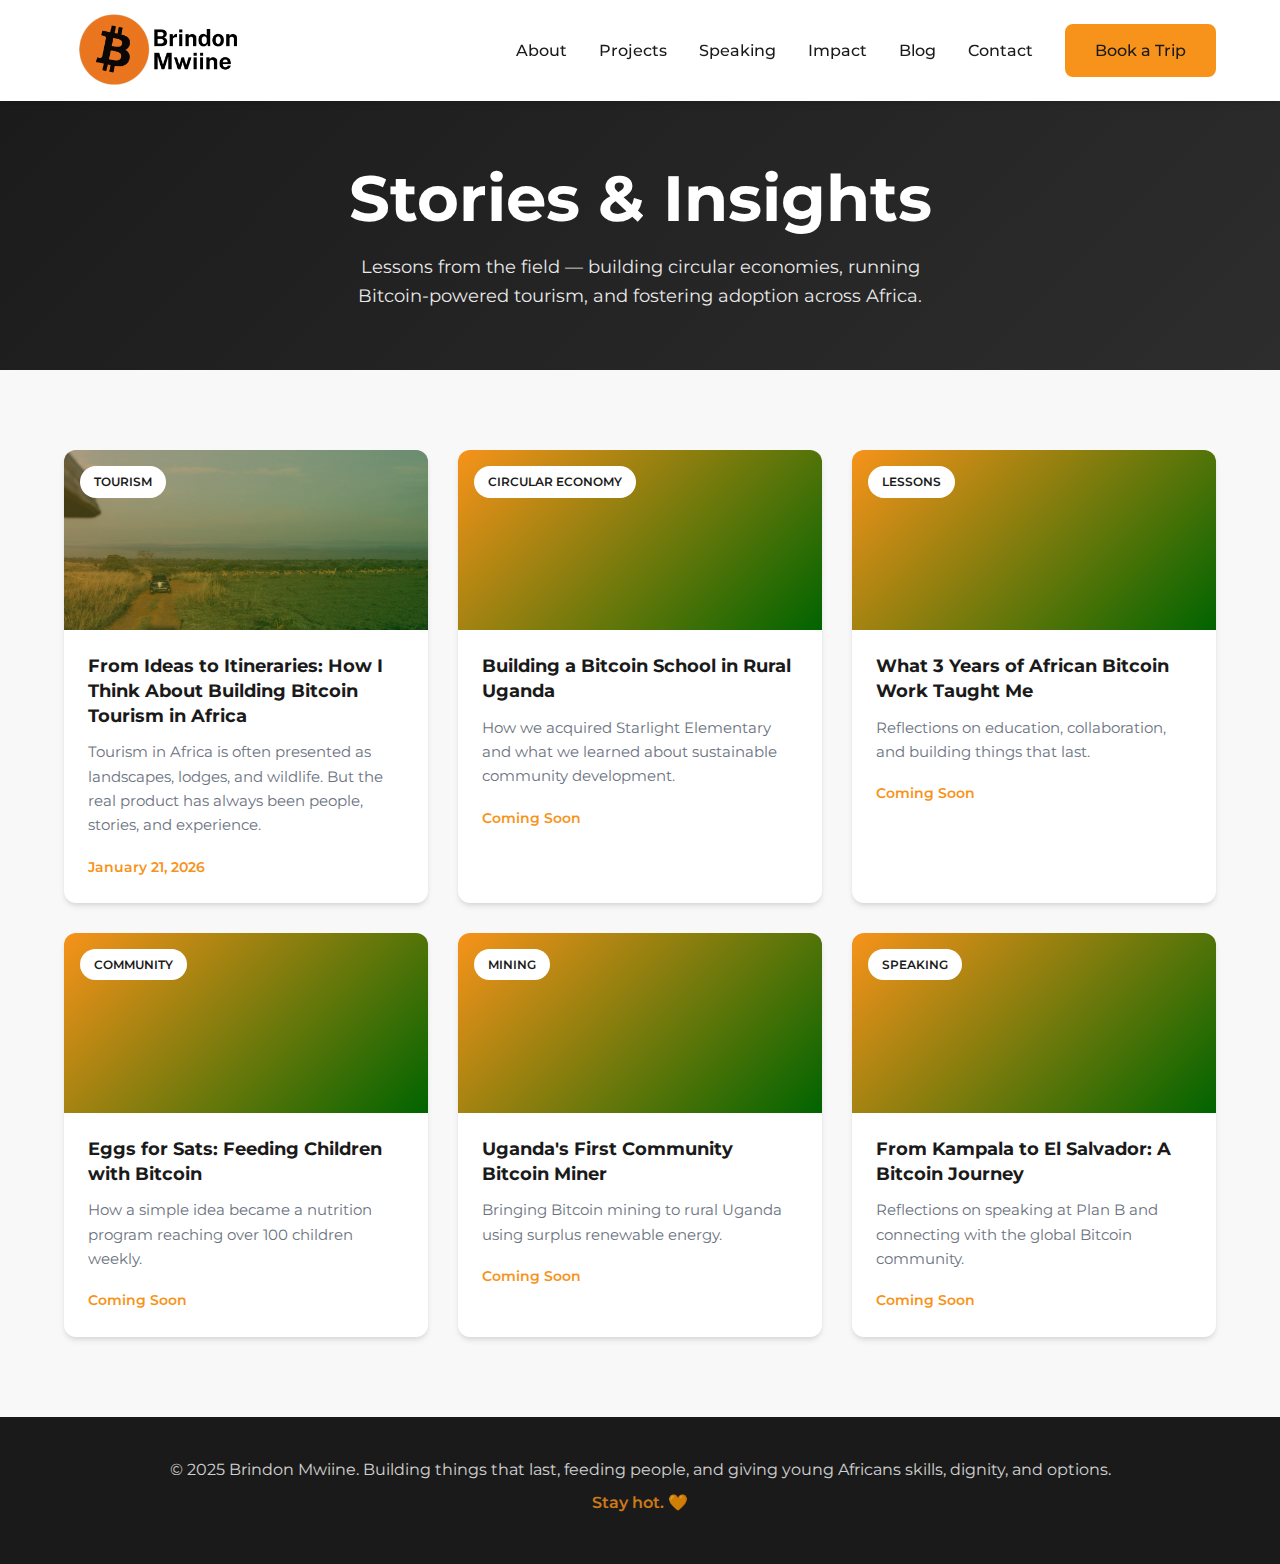
<file: blog.html>
<!DOCTYPE html>
<html lang="en">
<head>
    <meta charset="UTF-8">
    <meta name="viewport" content="width=device-width, initial-scale=1.0">
    <title>Stories & Insights | Brindon Mwiine</title>
    <meta name="description" content="Lessons from the field — building circular economies, running Bitcoin-powered tourism, and fostering adoption across Africa.">
    <link rel="preconnect" href="https://fonts.googleapis.com">
    <link rel="preconnect" href="https://fonts.gstatic.com" crossorigin>
    <link href="https://fonts.googleapis.com/css2?family=Montserrat:wght@400;500;600;700;800&display=swap" rel="stylesheet">
    <link rel="stylesheet" href="styles.css">
    <link rel="icon" type="image/png" href="images/logo-icon.png">
</head>
<body>
    <!-- Navigation -->
    <nav class="navbar">
        <div class="container">
            <a href="index.html" class="logo">
                <img src="images/logo-cropped.png" alt="Brindon Mwiine" class="logo-img">
            </a>
            <button class="nav-toggle" aria-label="Toggle navigation">
                <span></span>
                <span></span>
                <span></span>
            </button>
            <ul class="nav-links">
                <li><a href="index.html#about">About</a></li>
                <li><a href="index.html#projects">Projects</a></li>
                <li><a href="index.html#speaking">Speaking</a></li>
                <li><a href="index.html#impact">Impact</a></li>
                <li><a href="blog.html" class="active">Blog</a></li>
                <li><a href="index.html#contact">Contact</a></li>
                <li><a href="index.html#book" class="btn btn-primary">Book a Trip</a></li>
            </ul>
        </div>
    </nav>

    <!-- Blog Header -->
    <header class="blog-header">
        <div class="container">
            <h1>Stories & Insights</h1>
            <p>Lessons from the field — building circular economies, running Bitcoin-powered tourism, and fostering adoption across Africa.</p>
        </div>
    </header>

    <!-- Blog Posts -->
    <section class="blog-page">
        <div class="container">
            <div class="blog-grid">
                <!-- Blog Post - From Ideas to Itineraries -->
                <a href="posts/from-ideas-to-itineraries.html" class="blog-card blog-card-link">
                    <div class="blog-card-image has-image" style="background-image: url('images/blog-card-tourism.jpg');">
                        <span class="blog-category">Tourism</span>
                    </div>
                    <div class="blog-card-content">
                        <h3>From Ideas to Itineraries: How I Think About Building Bitcoin Tourism in Africa</h3>
                        <p>Tourism in Africa is often presented as landscapes, lodges, and wildlife. But the real product has always been people, stories, and experience.</p>
                        <span class="blog-date">January 21, 2026</span>
                    </div>
                </a>

                <!-- Blog Post 1 -->
                <article class="blog-card">
                    <div class="blog-card-image">
                        <span class="blog-category">Circular Economy</span>
                    </div>
                    <div class="blog-card-content">
                        <h3>Building a Bitcoin School in Rural Uganda</h3>
                        <p>How we acquired Starlight Elementary and what we learned about sustainable community development.</p>
                        <span class="blog-date">Coming Soon</span>
                    </div>
                </article>

                <!-- Blog Post 3 -->
                <article class="blog-card">
                    <div class="blog-card-image">
                        <span class="blog-category">Lessons</span>
                    </div>
                    <div class="blog-card-content">
                        <h3>What 3 Years of African Bitcoin Work Taught Me</h3>
                        <p>Reflections on education, collaboration, and building things that last.</p>
                        <span class="blog-date">Coming Soon</span>
                    </div>
                </article>

                <!-- Blog Post 4 - Template for future -->
                <article class="blog-card">
                    <div class="blog-card-image">
                        <span class="blog-category">Community</span>
                    </div>
                    <div class="blog-card-content">
                        <h3>Eggs for Sats: Feeding Children with Bitcoin</h3>
                        <p>How a simple idea became a nutrition program reaching over 100 children weekly.</p>
                        <span class="blog-date">Coming Soon</span>
                    </div>
                </article>

                <!-- Blog Post 5 - Template for future -->
                <article class="blog-card">
                    <div class="blog-card-image">
                        <span class="blog-category">Mining</span>
                    </div>
                    <div class="blog-card-content">
                        <h3>Uganda's First Community Bitcoin Miner</h3>
                        <p>Bringing Bitcoin mining to rural Uganda using surplus renewable energy.</p>
                        <span class="blog-date">Coming Soon</span>
                    </div>
                </article>

                <!-- Blog Post 6 - Template for future -->
                <article class="blog-card">
                    <div class="blog-card-image">
                        <span class="blog-category">Speaking</span>
                    </div>
                    <div class="blog-card-content">
                        <h3>From Kampala to El Salvador: A Bitcoin Journey</h3>
                        <p>Reflections on speaking at Plan B and connecting with the global Bitcoin community.</p>
                        <span class="blog-date">Coming Soon</span>
                    </div>
                </article>
            </div>
        </div>
    </section>

    <!-- Footer -->
    <footer class="footer">
        <div class="container">
            <div class="footer-content">
                <p>&copy; 2025 Brindon Mwiine. Building things that last, feeding people, and giving young Africans skills, dignity, and options.</p>
                <p class="footer-tagline">Stay hot. 🧡</p>
            </div>
        </div>
    </footer>

    <script src="script.js"></script>
</body>
</html>
</file>
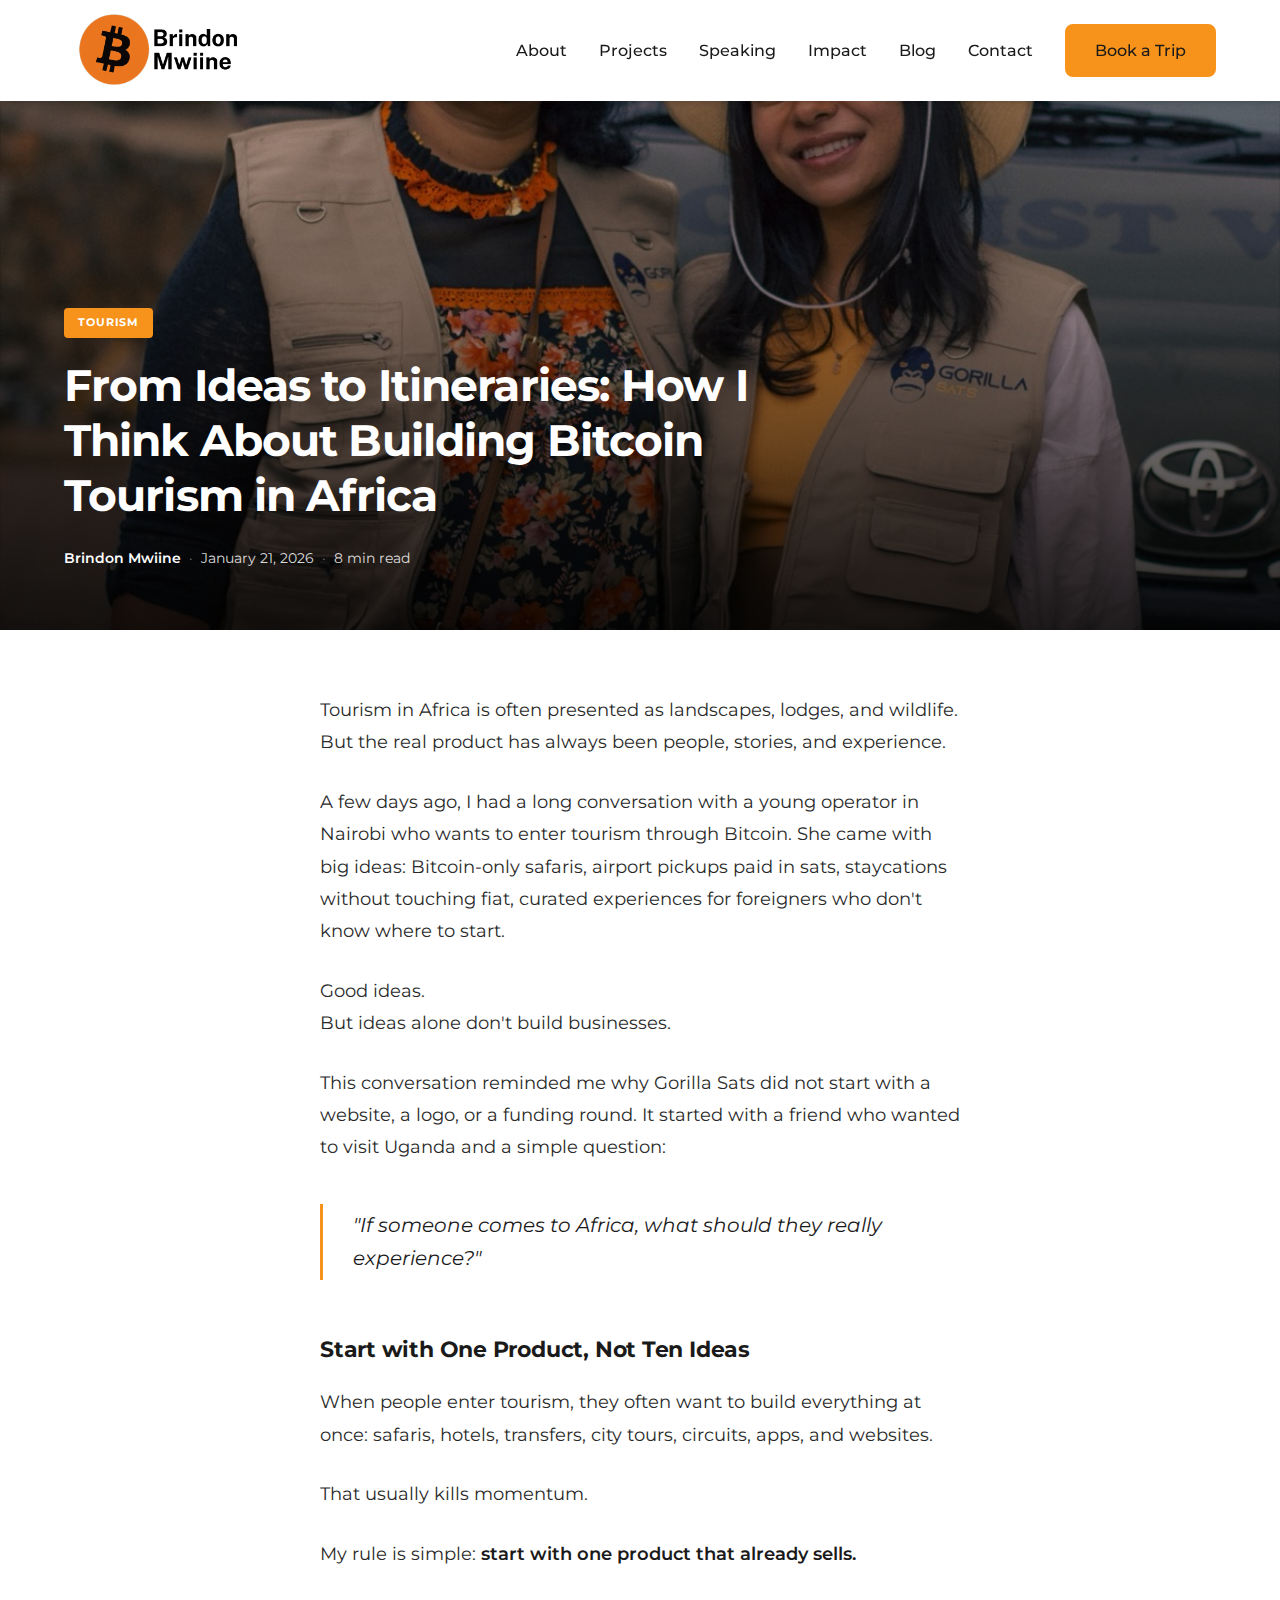
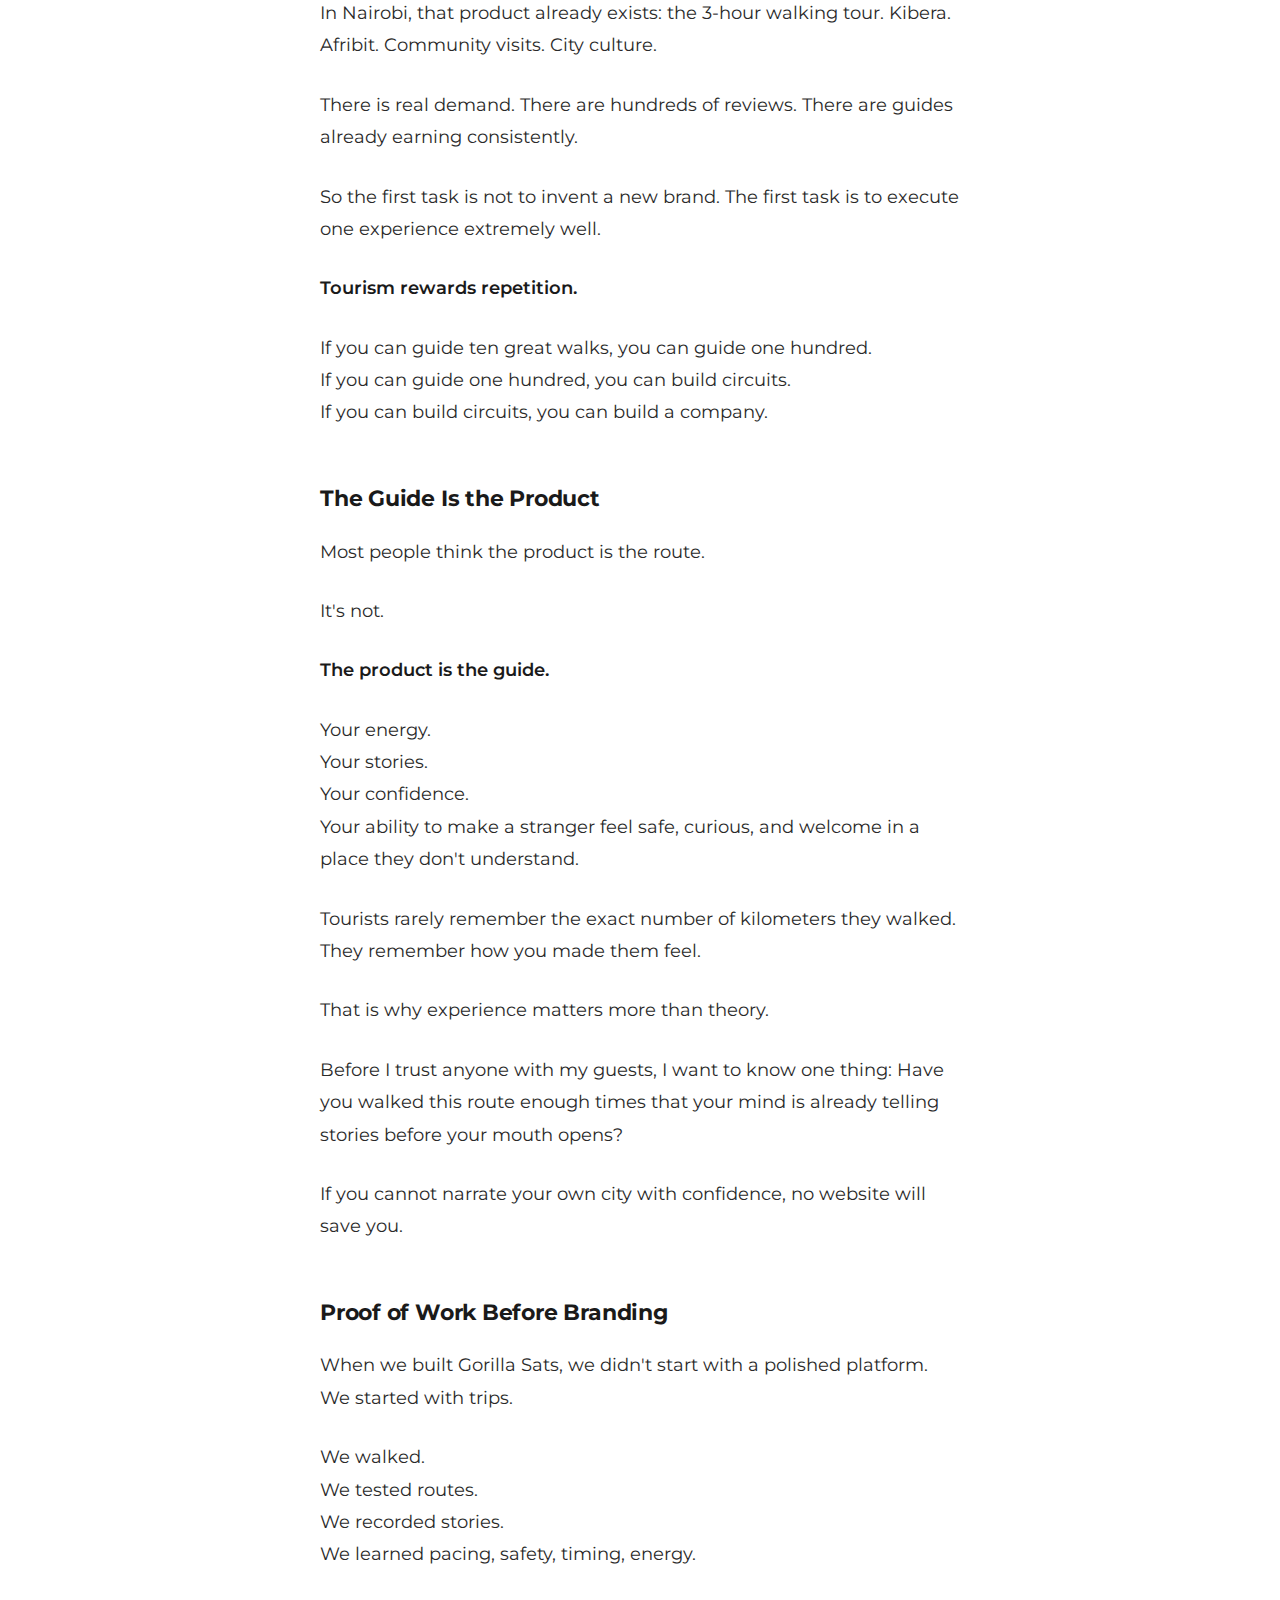
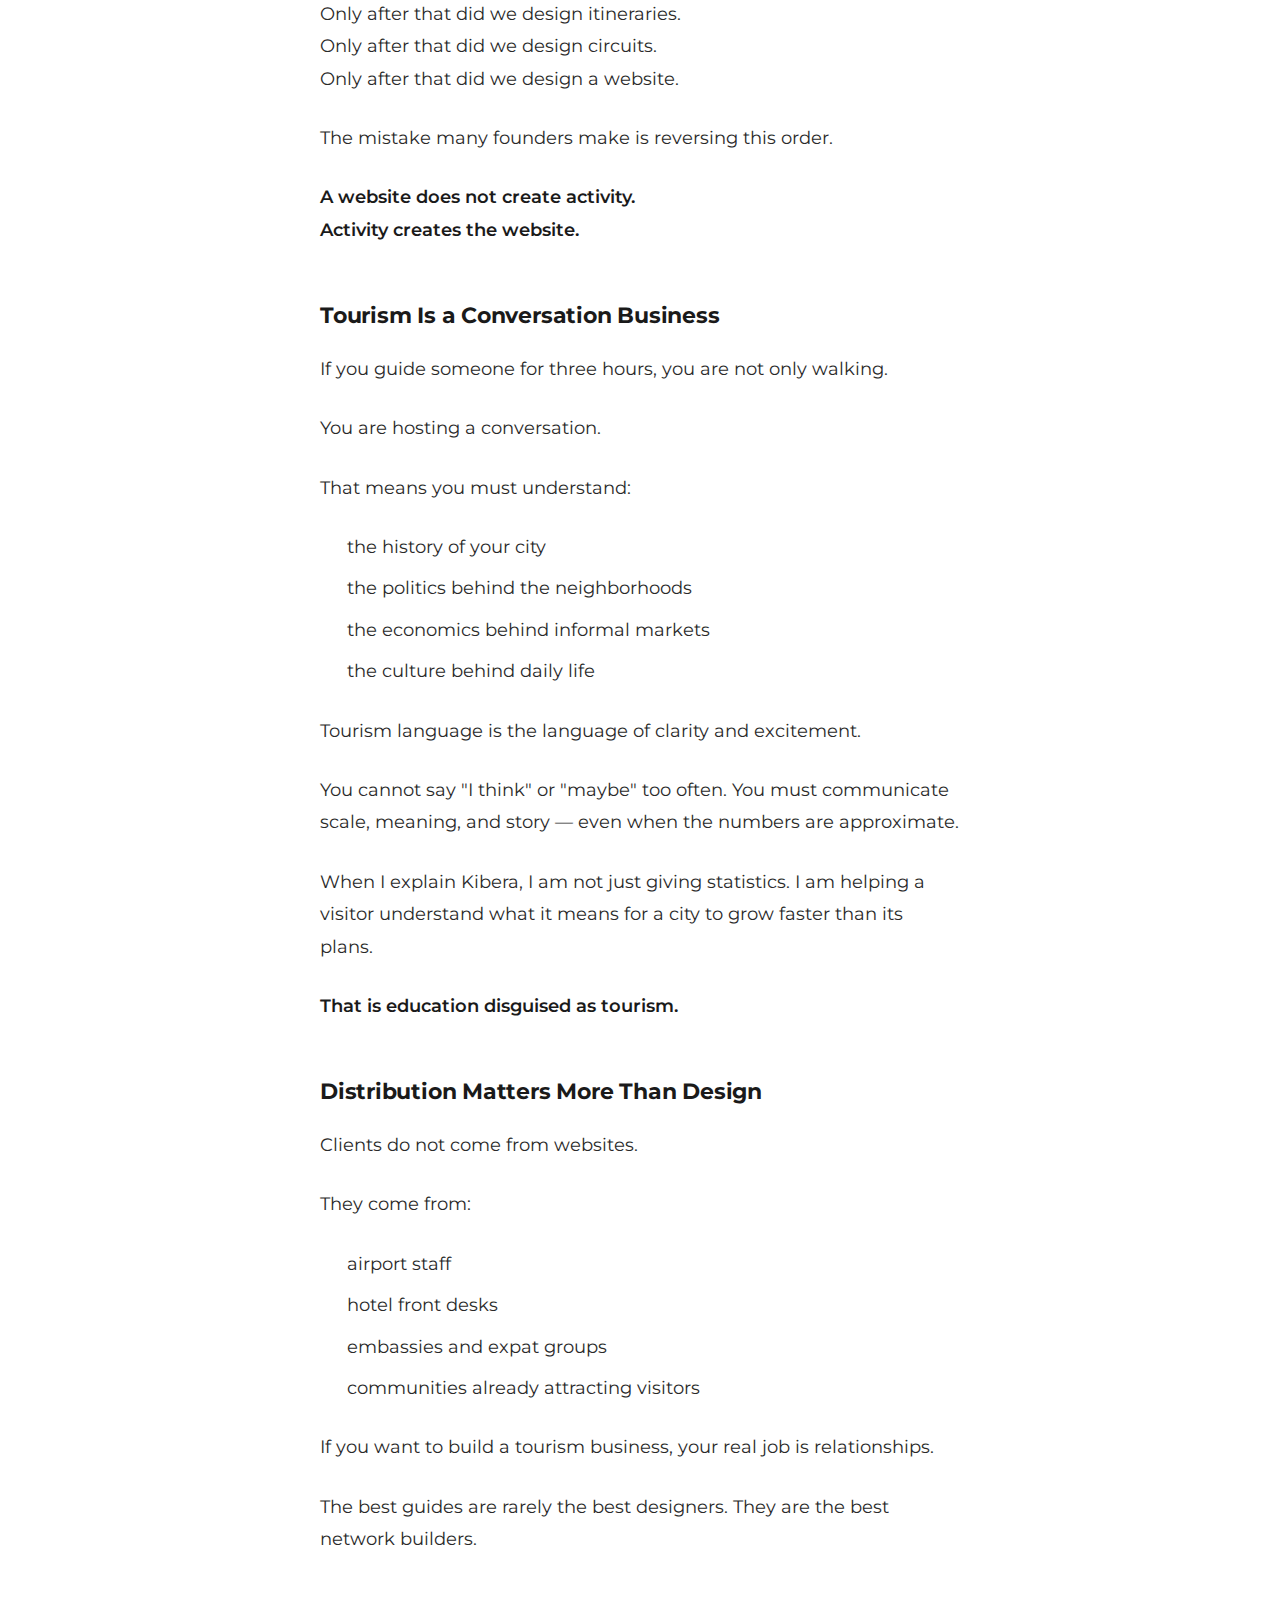
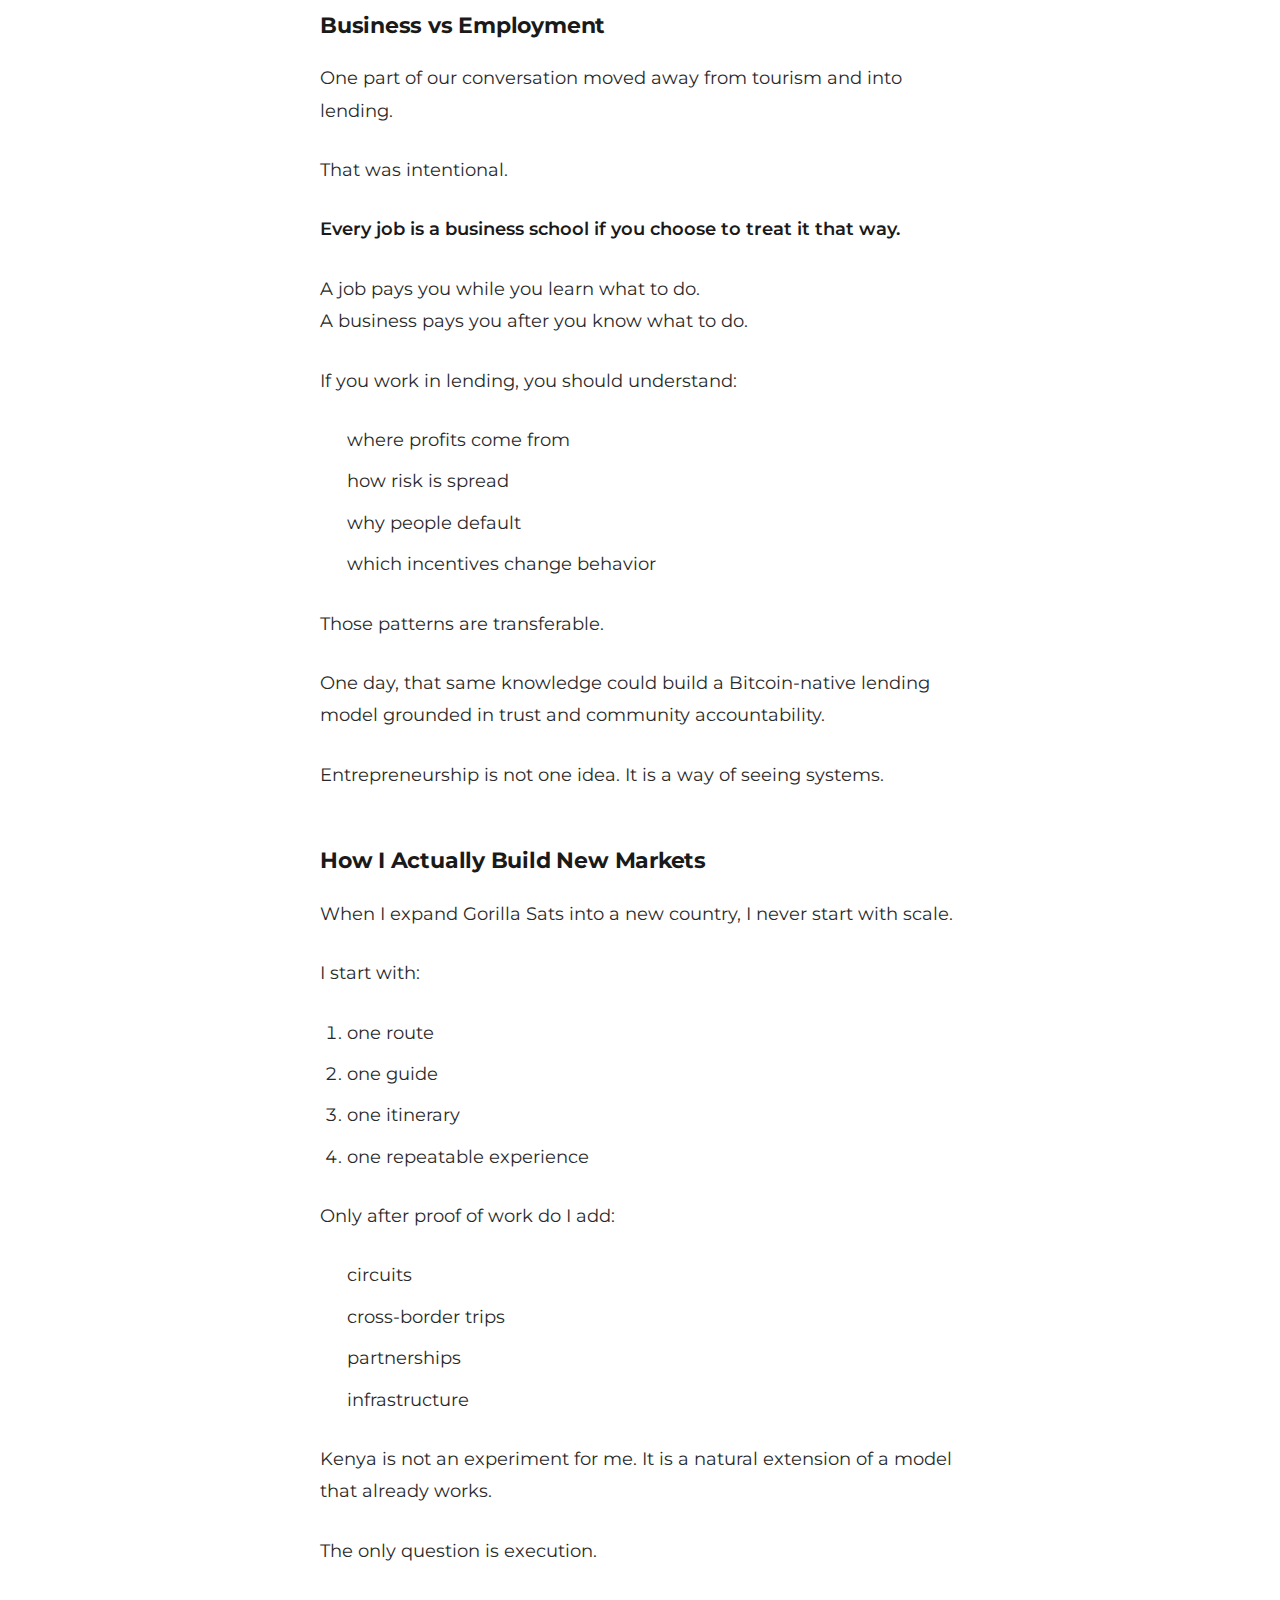
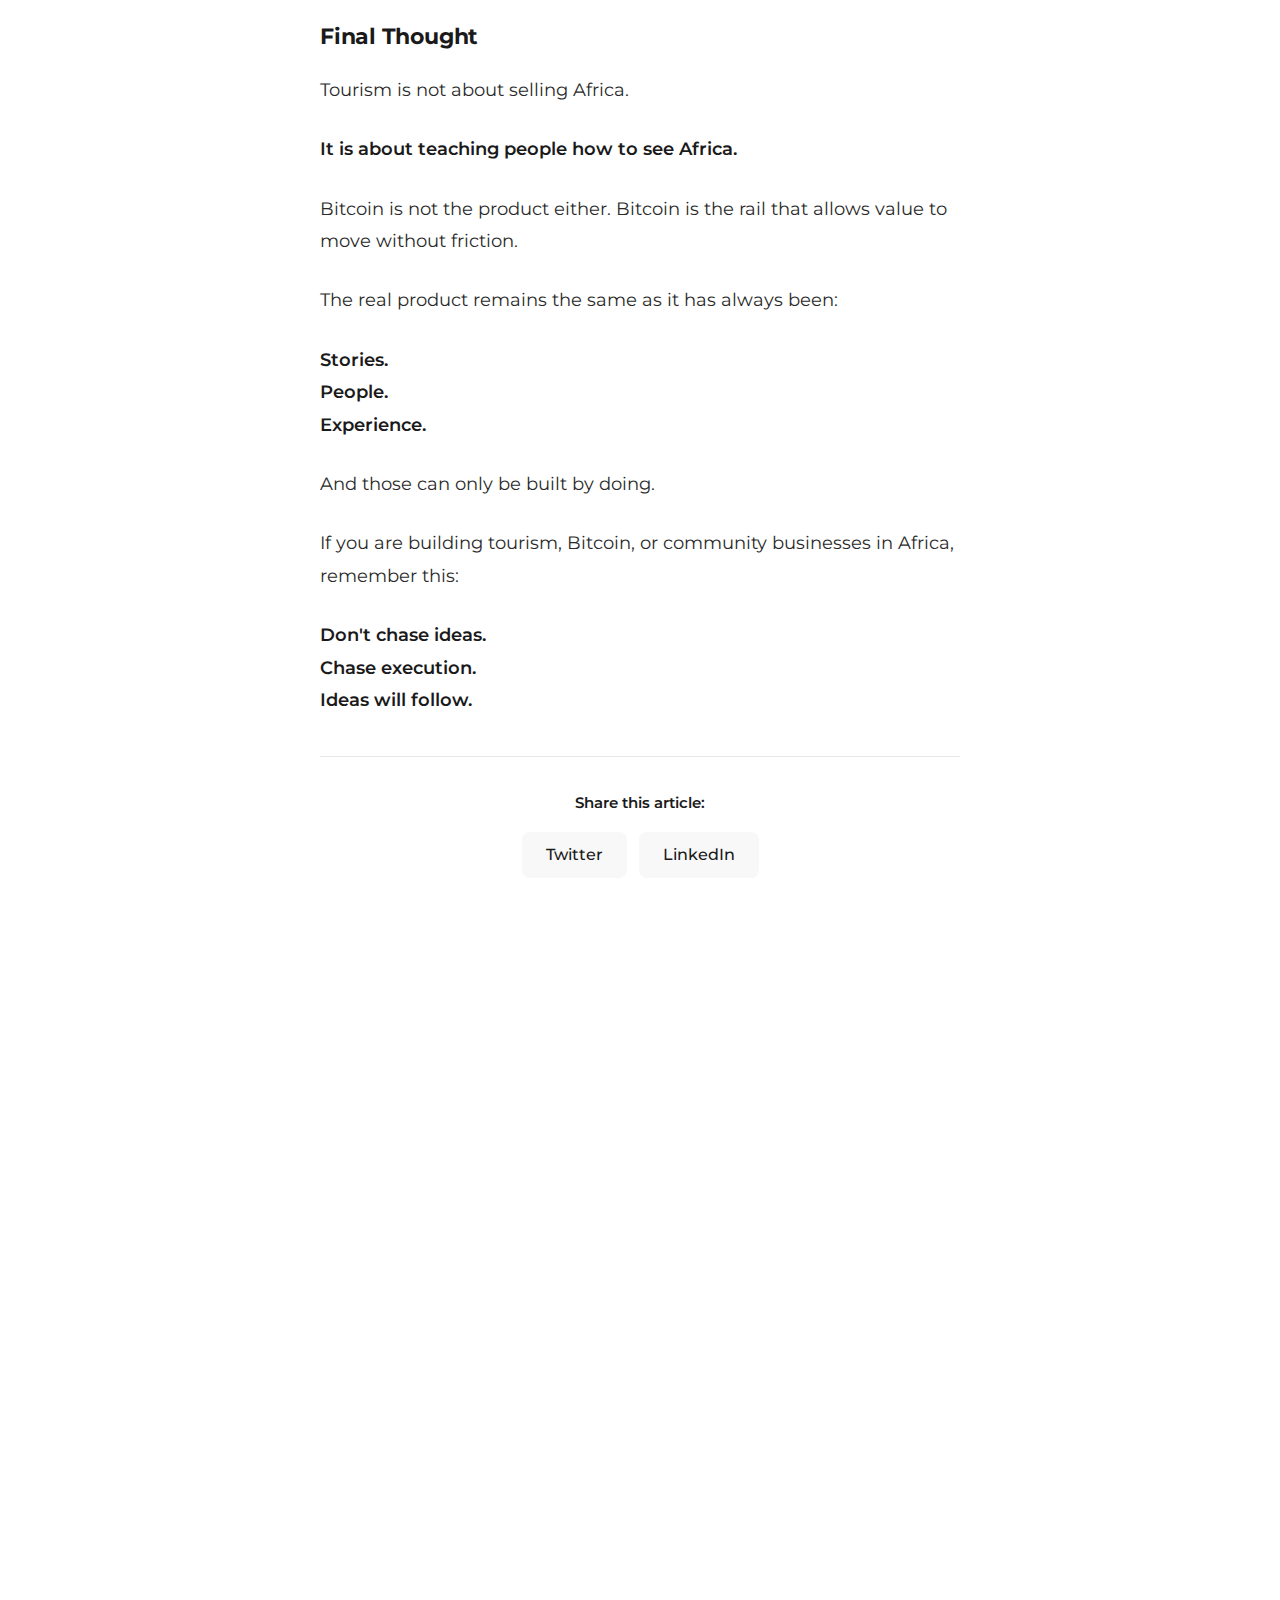
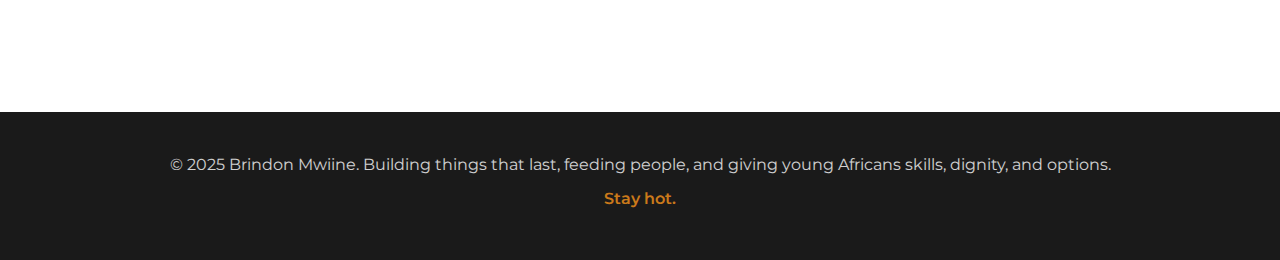
<file: posts/from-ideas-to-itineraries.html>
<!DOCTYPE html>
<html lang="en">
<head>
    <meta charset="UTF-8">
    <meta name="viewport" content="width=device-width, initial-scale=1.0">
    <title>From Ideas to Itineraries: How I Think About Building Bitcoin Tourism in Africa | Brindon Mwiine</title>
    <meta name="description" content="Tourism in Africa is often presented as landscapes, lodges, and wildlife. But the real product has always been people, stories, and experience.">
    <link rel="preconnect" href="https://fonts.googleapis.com">
    <link rel="preconnect" href="https://fonts.gstatic.com" crossorigin>
    <link href="https://fonts.googleapis.com/css2?family=Montserrat:wght@400;500;600;700;800&display=swap" rel="stylesheet">
    <link rel="stylesheet" href="../styles.css">
    <link rel="icon" type="image/png" href="../images/logo-icon.png">
</head>
<body>
    <!-- Navigation -->
    <nav class="navbar">
        <div class="container">
            <a href="../index.html" class="logo">
                <img src="../images/logo-cropped.png" alt="Brindon Mwiine" class="logo-img">
            </a>
            <button class="nav-toggle" aria-label="Toggle navigation">
                <span></span>
                <span></span>
                <span></span>
            </button>
            <ul class="nav-links">
                <li><a href="../index.html#about">About</a></li>
                <li><a href="../index.html#projects">Projects</a></li>
                <li><a href="../index.html#speaking">Speaking</a></li>
                <li><a href="../index.html#impact">Impact</a></li>
                <li><a href="../blog.html">Blog</a></li>
                <li><a href="../index.html#contact">Contact</a></li>
                <li><a href="../index.html#book" class="btn btn-primary">Book a Trip</a></li>
            </ul>
        </div>
    </nav>

    <!-- Article Hero with Background Image -->
    <header class="article-hero" style="background-image: url('../images/blog-tourism-itineraries.jpg');">
        <div class="article-hero-overlay"></div>
        <div class="container">
            <div class="article-hero-content">
                <span class="article-category">Tourism</span>
                <h1>From Ideas to Itineraries: How I Think About Building Bitcoin Tourism in Africa</h1>
                <div class="article-meta">
                    <span class="article-author-name">Brindon Mwiine</span>
                    <span class="article-meta-divider">·</span>
                    <span class="article-date">January 21, 2026</span>
                    <span class="article-meta-divider">·</span>
                    <span class="article-read">8 min read</span>
                </div>
            </div>
        </div>
    </header>

    <!-- Article Content -->
    <article class="article-content">
        <div class="container">
            <div class="article-body">
                <p class="article-lead">Tourism in Africa is often presented as landscapes, lodges, and wildlife. But the real product has always been people, stories, and experience.</p>

                <p>A few days ago, I had a long conversation with a young operator in Nairobi who wants to enter tourism through Bitcoin. She came with big ideas: Bitcoin-only safaris, airport pickups paid in sats, staycations without touching fiat, curated experiences for foreigners who don't know where to start.</p>

                <p>Good ideas.<br>But ideas alone don't build businesses.</p>

                <p>This conversation reminded me why Gorilla Sats did not start with a website, a logo, or a funding round. It started with a friend who wanted to visit Uganda and a simple question:</p>

                <blockquote>"If someone comes to Africa, what should they really experience?"</blockquote>

                <h2>Start with One Product, Not Ten Ideas</h2>

                <p>When people enter tourism, they often want to build everything at once: safaris, hotels, transfers, city tours, circuits, apps, and websites.</p>

                <p>That usually kills momentum.</p>

                <p>My rule is simple: <strong>start with one product that already sells.</strong></p>

                <p>In Nairobi, that product already exists: the 3-hour walking tour. Kibera. Afribit. Community visits. City culture.</p>

                <p>There is real demand. There are hundreds of reviews. There are guides already earning consistently.</p>

                <p>So the first task is not to invent a new brand. The first task is to execute one experience extremely well.</p>

                <p><strong>Tourism rewards repetition.</strong></p>

                <p>If you can guide ten great walks, you can guide one hundred.<br>If you can guide one hundred, you can build circuits.<br>If you can build circuits, you can build a company.</p>

                <h2>The Guide Is the Product</h2>

                <p>Most people think the product is the route.</p>

                <p>It's not.</p>

                <p><strong>The product is the guide.</strong></p>

                <p>Your energy.<br>Your stories.<br>Your confidence.<br>Your ability to make a stranger feel safe, curious, and welcome in a place they don't understand.</p>

                <p>Tourists rarely remember the exact number of kilometers they walked. They remember how you made them feel.</p>

                <p>That is why experience matters more than theory.</p>

                <p>Before I trust anyone with my guests, I want to know one thing: Have you walked this route enough times that your mind is already telling stories before your mouth opens?</p>

                <p>If you cannot narrate your own city with confidence, no website will save you.</p>

                <h2>Proof of Work Before Branding</h2>

                <p>When we built Gorilla Sats, we didn't start with a polished platform. We started with trips.</p>

                <p>We walked.<br>We tested routes.<br>We recorded stories.<br>We learned pacing, safety, timing, energy.</p>

                <p>Only after that did we design itineraries.<br>Only after that did we design circuits.<br>Only after that did we design a website.</p>

                <p>The mistake many founders make is reversing this order.</p>

                <p><strong>A website does not create activity.<br>Activity creates the website.</strong></p>

                <h2>Tourism Is a Conversation Business</h2>

                <p>If you guide someone for three hours, you are not only walking.</p>

                <p>You are hosting a conversation.</p>

                <p>That means you must understand:</p>
                <ul>
                    <li>the history of your city</li>
                    <li>the politics behind the neighborhoods</li>
                    <li>the economics behind informal markets</li>
                    <li>the culture behind daily life</li>
                </ul>

                <p>Tourism language is the language of clarity and excitement.</p>

                <p>You cannot say "I think" or "maybe" too often. You must communicate scale, meaning, and story — even when the numbers are approximate.</p>

                <p>When I explain Kibera, I am not just giving statistics. I am helping a visitor understand what it means for a city to grow faster than its plans.</p>

                <p><strong>That is education disguised as tourism.</strong></p>

                <h2>Distribution Matters More Than Design</h2>

                <p>Clients do not come from websites.</p>

                <p>They come from:</p>
                <ul>
                    <li>airport staff</li>
                    <li>hotel front desks</li>
                    <li>embassies and expat groups</li>
                    <li>communities already attracting visitors</li>
                </ul>

                <p>If you want to build a tourism business, your real job is relationships.</p>

                <p>The best guides are rarely the best designers. They are the best network builders.</p>

                <h2>Business vs Employment</h2>

                <p>One part of our conversation moved away from tourism and into lending.</p>

                <p>That was intentional.</p>

                <p><strong>Every job is a business school if you choose to treat it that way.</strong></p>

                <p>A job pays you while you learn what to do.<br>A business pays you after you know what to do.</p>

                <p>If you work in lending, you should understand:</p>
                <ul>
                    <li>where profits come from</li>
                    <li>how risk is spread</li>
                    <li>why people default</li>
                    <li>which incentives change behavior</li>
                </ul>

                <p>Those patterns are transferable.</p>

                <p>One day, that same knowledge could build a Bitcoin-native lending model grounded in trust and community accountability.</p>

                <p>Entrepreneurship is not one idea. It is a way of seeing systems.</p>

                <h2>How I Actually Build New Markets</h2>

                <p>When I expand Gorilla Sats into a new country, I never start with scale.</p>

                <p>I start with:</p>
                <ol>
                    <li>one route</li>
                    <li>one guide</li>
                    <li>one itinerary</li>
                    <li>one repeatable experience</li>
                </ol>

                <p>Only after proof of work do I add:</p>
                <ul>
                    <li>circuits</li>
                    <li>cross-border trips</li>
                    <li>partnerships</li>
                    <li>infrastructure</li>
                </ul>

                <p>Kenya is not an experiment for me. It is a natural extension of a model that already works.</p>

                <p>The only question is execution.</p>

                <h2>Final Thought</h2>

                <p>Tourism is not about selling Africa.</p>

                <p><strong>It is about teaching people how to see Africa.</strong></p>

                <p>Bitcoin is not the product either. Bitcoin is the rail that allows value to move without friction.</p>

                <p>The real product remains the same as it has always been:</p>

                <p><strong>Stories.<br>People.<br>Experience.</strong></p>

                <p>And those can only be built by doing.</p>

                <p>If you are building tourism, Bitcoin, or community businesses in Africa, remember this:</p>

                <p><strong>Don't chase ideas.<br>Chase execution.<br>Ideas will follow.</strong></p>

                <!-- Share Section -->
                <div class="article-share">
                    <p>Share this article:</p>
                    <div class="share-links">
                        <a href="https://twitter.com/intent/tweet?url=https://brindonmwiine.com/posts/from-ideas-to-itineraries.html&text=From Ideas to Itineraries: How I Think About Building Bitcoin Tourism in Africa" target="_blank" class="share-link">Twitter</a>
                        <a href="https://www.linkedin.com/shareArticle?mini=true&url=https://brindonmwiine.com/posts/from-ideas-to-itineraries.html" target="_blank" class="share-link">LinkedIn</a>
                    </div>
                </div>
            </div>
        </div>
    </article>

    <!-- More Posts -->
    <section class="more-posts">
        <div class="container">
            <h2>More Stories</h2>
            <div class="blog-grid">
                <article class="blog-card">
                    <div class="blog-card-image">
                        <span class="blog-category">Circular Economy</span>
                    </div>
                    <div class="blog-card-content">
                        <h3>Building a Bitcoin School in Rural Uganda</h3>
                        <p>How we acquired Starlight Elementary and what we learned about sustainable community development.</p>
                        <span class="blog-date">Coming Soon</span>
                    </div>
                </article>
                <article class="blog-card">
                    <div class="blog-card-image">
                        <span class="blog-category">Lessons</span>
                    </div>
                    <div class="blog-card-content">
                        <h3>What 3 Years of African Bitcoin Work Taught Me</h3>
                        <p>Reflections on education, collaboration, and building things that last.</p>
                        <span class="blog-date">Coming Soon</span>
                    </div>
                </article>
            </div>
            <a href="../blog.html" class="btn btn-outline">View All Stories</a>
        </div>
    </section>

    <!-- Footer -->
    <footer class="footer">
        <div class="container">
            <div class="footer-content">
                <p>&copy; 2025 Brindon Mwiine. Building things that last, feeding people, and giving young Africans skills, dignity, and options.</p>
                <p class="footer-tagline">Stay hot.</p>
            </div>
        </div>
    </footer>

    <script src="../script.js"></script>
</body>
</html>
</file>
<file: styles.css>
/* ===== CSS Variables ===== */
:root {
    --primary: #F7931A;
    --primary-dark: #E8850F;
    --secondary: #006400;
    --secondary-light: #228B22;
    --dark: #1a1a1a;
    --dark-light: #2d2d2d;
    --light: #f8f8f8;
    --white: #ffffff;
    --gray: #6b7280;
    --gray-light: #e5e7eb;

    --font-main: 'Montserrat', sans-serif;
    --shadow: 0 4px 6px -1px rgba(0, 0, 0, 0.1), 0 2px 4px -1px rgba(0, 0, 0, 0.06);
    --shadow-lg: 0 10px 15px -3px rgba(0, 0, 0, 0.1), 0 4px 6px -2px rgba(0, 0, 0, 0.05);
    --radius: 12px;
    --radius-sm: 8px;
    --transition: all 0.3s ease;
}

/* ===== Reset & Base ===== */
*, *::before, *::after {
    margin: 0;
    padding: 0;
    box-sizing: border-box;
}

html {
    scroll-behavior: smooth;
}

body {
    font-family: var(--font-main);
    font-size: 16px;
    line-height: 1.6;
    color: var(--dark);
    background-color: var(--white);
}

img {
    max-width: 100%;
    height: auto;
}

a {
    text-decoration: none;
    color: inherit;
    transition: var(--transition);
}

ul {
    list-style: none;
}

.container {
    max-width: 1200px;
    margin: 0 auto;
    padding: 0 24px;
}

/* ===== Typography ===== */
h1, h2, h3, h4, h5, h6 {
    font-weight: 700;
    line-height: 1.2;
}

h1 { font-size: clamp(2.5rem, 5vw, 4rem); }
h2 { font-size: clamp(2rem, 4vw, 3rem); }
h3 { font-size: clamp(1.25rem, 2vw, 1.5rem); }

.lead {
    font-size: 1.25rem;
    font-weight: 500;
    color: var(--dark);
}

/* ===== Buttons ===== */
.btn {
    display: inline-block;
    padding: 12px 28px;
    font-family: var(--font-main);
    font-size: 1rem;
    font-weight: 600;
    border-radius: var(--radius-sm);
    cursor: pointer;
    transition: var(--transition);
    border: 2px solid transparent;
    text-align: center;
}

.btn-primary {
    background-color: var(--primary);
    color: var(--white);
    border-color: var(--primary);
}

.btn-primary:hover {
    background-color: var(--primary-dark);
    border-color: var(--primary-dark);
    transform: translateY(-2px);
    box-shadow: var(--shadow-lg);
}

.btn-outline {
    background-color: transparent;
    color: var(--primary);
    border-color: var(--primary);
}

.btn-outline:hover {
    background-color: var(--primary);
    color: var(--white);
}

.btn-lg {
    padding: 16px 36px;
    font-size: 1.1rem;
}

/* ===== Navigation ===== */
.navbar {
    position: fixed;
    top: 0;
    left: 0;
    right: 0;
    z-index: 1000;
    background-color: var(--white);
    box-shadow: var(--shadow);
    padding: 8px 0;
}

.navbar .container {
    display: flex;
    justify-content: space-between;
    align-items: center;
}

.logo {
    display: flex;
    align-items: center;
}

.logo-img {
    height: 85px;
    width: auto;
    object-fit: contain;
}

.nav-links {
    display: flex;
    align-items: center;
    gap: 32px;
}

.nav-links a {
    font-weight: 500;
    color: var(--dark);
}

.nav-links a:hover {
    color: var(--primary);
}

.nav-toggle {
    display: none;
    flex-direction: column;
    gap: 5px;
    background: none;
    border: none;
    cursor: pointer;
    padding: 5px;
}

.nav-toggle span {
    display: block;
    width: 25px;
    height: 3px;
    background-color: var(--dark);
    border-radius: 2px;
    transition: var(--transition);
}

/* ===== Hero Section ===== */
.hero {
    padding: 160px 0 100px;
    background: linear-gradient(135deg, var(--light) 0%, var(--white) 100%);
}

.hero .container {
    display: grid;
    grid-template-columns: 1fr 1fr;
    gap: 60px;
    align-items: center;
}

.hero-tag {
    display: inline-block;
    background-color: var(--secondary);
    color: var(--white);
    padding: 8px 16px;
    border-radius: 50px;
    font-size: 0.875rem;
    font-weight: 600;
    margin-bottom: 24px;
}

.hero h1 {
    margin-bottom: 24px;
    color: var(--dark);
}

.hero h1 span {
    color: var(--primary);
}

.hero-description {
    font-size: 1.125rem;
    color: var(--gray);
    margin-bottom: 32px;
    max-width: 540px;
}

.hero-cta {
    display: flex;
    gap: 16px;
    flex-wrap: wrap;
}

.hero-photo {
    width: 100%;
    max-width: 550px;
    height: auto;
    border-radius: var(--radius);
    object-fit: cover;
    box-shadow: var(--shadow-lg);
    margin-left: auto;
}

/* ===== Section Styles ===== */
section {
    padding: 100px 0;
}

.section-header {
    text-align: center;
    margin-bottom: 60px;
}

.section-header h2 {
    margin-bottom: 16px;
}

.underline {
    width: 80px;
    height: 4px;
    background: linear-gradient(90deg, var(--primary), var(--secondary));
    margin: 0 auto;
    border-radius: 2px;
}

/* ===== About Section ===== */
.about {
    background-color: var(--white);
}

.about-content {
    display: grid;
    grid-template-columns: auto 2fr 1fr;
    gap: 40px;
    align-items: start;
}

.about-image {
    width: 350px;
}

.about-photo {
    width: 100%;
    height: auto;
    border-radius: var(--radius);
    object-fit: cover;
    box-shadow: var(--shadow-lg);
}

.about-text p {
    margin-bottom: 20px;
    color: var(--gray);
}

.about-text .lead {
    color: var(--dark);
    margin-bottom: 24px;
}

.about-stats {
    display: grid;
    grid-template-columns: 1fr 1fr;
    gap: 24px;
}

.stat {
    background-color: var(--light);
    padding: 24px;
    border-radius: var(--radius);
    text-align: center;
}

.stat-number {
    display: block;
    font-size: 2.5rem;
    font-weight: 800;
    color: var(--primary);
    line-height: 1;
    margin-bottom: 8px;
}

.stat-label {
    font-size: 0.875rem;
    color: var(--gray);
    font-weight: 500;
}

/* ===== Services Section ===== */
.services {
    background-color: var(--light);
}

.services-grid {
    display: grid;
    grid-template-columns: repeat(4, 1fr);
    gap: 24px;
}

.service-card {
    background-color: var(--white);
    padding: 32px;
    border-radius: var(--radius);
    text-align: center;
    box-shadow: var(--shadow);
    transition: var(--transition);
}

.service-card:hover {
    transform: translateY(-8px);
    box-shadow: var(--shadow-lg);
}

.service-icon {
    font-size: 3rem;
    margin-bottom: 20px;
}

.service-card h3 {
    margin-bottom: 12px;
    color: var(--dark);
}

.service-card p {
    color: var(--gray);
    font-size: 0.95rem;
}

/* ===== Projects Section ===== */
.projects {
    background-color: var(--white);
}

.projects-grid {
    display: grid;
    gap: 40px;
}

.project-card {
    display: grid;
    grid-template-columns: 1fr 1.5fr;
    gap: 40px;
    background-color: var(--light);
    border-radius: var(--radius);
    overflow: hidden;
    transition: var(--transition);
}

.project-card:hover {
    box-shadow: var(--shadow-lg);
}

.project-card.featured {
    grid-template-columns: 1.2fr 1fr;
    background: linear-gradient(135deg, var(--dark) 0%, var(--dark-light) 100%);
}

.project-card.featured .project-content {
    color: var(--white);
}

.project-card.featured .project-content p,
.project-card.featured .project-highlights li {
    color: var(--gray-light);
}

.project-img {
    width: 100%;
    height: 100%;
    min-height: 300px;
    object-fit: cover;
}

.project-image-placeholder {
    width: 100%;
    height: 100%;
    min-height: 300px;
    display: flex;
    align-items: center;
    justify-content: center;
    font-weight: 700;
    font-size: 1.5rem;
    color: var(--white);
}

.project-image-placeholder.bitcoin-kampala {
    background: linear-gradient(135deg, var(--secondary) 0%, var(--secondary-light) 100%);
}

.project-image-placeholder.pan-african {
    background: linear-gradient(135deg, #8B4513 0%, #D2691E 100%);
}

.project-content {
    padding: 40px;
    display: flex;
    flex-direction: column;
    justify-content: center;
}

.project-tag {
    display: inline-block;
    background-color: var(--primary);
    color: var(--white);
    padding: 4px 12px;
    border-radius: 50px;
    font-size: 0.75rem;
    font-weight: 600;
    text-transform: uppercase;
    letter-spacing: 0.5px;
    margin-bottom: 16px;
    width: fit-content;
}

.project-content h3 {
    font-size: 1.75rem;
    margin-bottom: 16px;
}

.project-content p {
    color: var(--gray);
    margin-bottom: 20px;
}

.project-highlights {
    margin-bottom: 24px;
}

.project-highlights li {
    position: relative;
    padding-left: 20px;
    margin-bottom: 8px;
    color: var(--gray);
    font-size: 0.95rem;
}

.project-highlights li::before {
    content: '→';
    position: absolute;
    left: 0;
    color: var(--primary);
    font-weight: 700;
}

/* ===== Speaking Section ===== */
.speaking {
    background-color: var(--light);
}

.speaking-intro {
    text-align: center;
    font-size: 1.125rem;
    color: var(--gray);
    max-width: 700px;
    margin: 0 auto 48px;
}

.videos-grid {
    display: grid;
    grid-template-columns: repeat(3, 1fr);
    gap: 24px;
}

.video-card {
    background-color: var(--white);
    border-radius: var(--radius);
    overflow: hidden;
    box-shadow: var(--shadow);
    transition: var(--transition);
}

.video-card:hover {
    transform: translateY(-4px);
    box-shadow: var(--shadow-lg);
}

.video-wrapper {
    position: relative;
    padding-bottom: 56.25%; /* 16:9 aspect ratio */
    height: 0;
    overflow: hidden;
}

.video-wrapper iframe {
    position: absolute;
    top: 0;
    left: 0;
    width: 100%;
    height: 100%;
}

/* ===== Impact Section ===== */
.impact {
    background: linear-gradient(rgba(26, 26, 26, 0.85), rgba(26, 26, 26, 0.9)), url('images/impact-bg.jpg');
    background-size: cover;
    background-position: center;
    background-attachment: fixed;
    color: var(--white);
}

.impact .section-header h2 {
    color: var(--white);
}

.recognition-badge {
    display: block;
    text-align: center;
    background: linear-gradient(135deg, var(--primary) 0%, var(--primary-dark) 100%);
    padding: 40px;
    border-radius: var(--radius);
    margin-bottom: 48px;
    text-decoration: none;
    color: inherit;
    transition: var(--transition);
}

.recognition-badge:hover {
    transform: translateY(-4px);
    box-shadow: 0 10px 30px rgba(255, 140, 0, 0.4);
}

.badge-year {
    display: inline-block;
    background-color: var(--white);
    color: var(--primary);
    padding: 4px 16px;
    border-radius: 50px;
    font-weight: 700;
    font-size: 0.875rem;
    margin-bottom: 16px;
}

.recognition-badge h3 {
    font-size: 1.75rem;
    margin-bottom: 8px;
}

.recognition-badge p {
    opacity: 0.9;
}

.impact-grid {
    display: grid;
    grid-template-columns: repeat(3, 1fr);
    gap: 24px;
}

.impact-item {
    background-color: rgba(255, 255, 255, 0.1);
    padding: 24px;
    border-radius: var(--radius-sm);
    border-left: 4px solid var(--primary);
}

.impact-item h4 {
    color: var(--primary);
    margin-bottom: 8px;
}

.impact-item p {
    font-size: 0.95rem;
    opacity: 0.8;
}

/* ===== Blog Section ===== */
.blog {
    background-color: var(--light);
    text-align: center;
}

.blog-intro {
    font-size: 1.125rem;
    color: var(--gray);
    max-width: 600px;
    margin: 0 auto 48px;
}

.blog-grid {
    display: grid;
    grid-template-columns: repeat(3, 1fr);
    gap: 30px;
    margin-bottom: 40px;
}

.blog-card {
    background-color: var(--white);
    border-radius: var(--radius);
    overflow: hidden;
    box-shadow: var(--shadow);
    transition: var(--transition);
    text-align: left;
}

.blog-card:hover {
    transform: translateY(-8px);
    box-shadow: var(--shadow-lg);
}

.blog-card-image {
    height: 180px;
    background: linear-gradient(135deg, var(--primary) 0%, var(--secondary) 100%);
    background-size: cover;
    background-position: center;
    display: flex;
    align-items: flex-start;
    justify-content: flex-start;
    padding: 16px;
    position: relative;
}

.blog-card-image.has-image {
    background-blend-mode: overlay;
}

.blog-card-image.has-image::before {
    content: '';
    position: absolute;
    inset: 0;
    background: linear-gradient(135deg, rgba(247, 147, 26, 0.3) 0%, rgba(0, 100, 0, 0.4) 100%);
}

.blog-category {
    position: relative;
    z-index: 2;
    background-color: var(--white);
    color: var(--dark);
    padding: 6px 14px;
    border-radius: 50px;
    font-size: 0.75rem;
    font-weight: 600;
    text-transform: uppercase;
}

.blog-card-content {
    padding: 24px;
}

.blog-card-content h3 {
    font-size: 1.1rem;
    margin-bottom: 12px;
    color: var(--dark);
    line-height: 1.4;
}

.blog-card-content p {
    color: var(--gray);
    font-size: 0.95rem;
    margin-bottom: 16px;
}

.blog-date {
    font-size: 0.85rem;
    color: var(--primary);
    font-weight: 600;
}

.blog-card-link {
    display: block;
    text-decoration: none;
    cursor: pointer;
}

.blog-card-link:hover {
    transform: translateY(-8px);
}

/* ===== Article Styles ===== */
.article-author {
    margin-top: 48px;
    padding-top: 32px;
    border-top: 1px solid var(--gray-light);
}

.article-author p {
    color: var(--dark);
    line-height: 1.8;
}

/* ===== Book Section ===== */
.book {
    background: linear-gradient(rgba(0, 80, 0, 0.6), rgba(0, 80, 0, 0.65)), url('images/book-bg.jpg');
    background-size: cover;
    background-position: center;
    background-attachment: fixed;
    color: var(--white);
    text-align: center;
}

.book-content h2 {
    margin-bottom: 16px;
}

.book-content > p {
    max-width: 600px;
    margin: 0 auto 40px;
    opacity: 0.9;
    font-size: 1.125rem;
}

.book-options {
    display: grid;
    grid-template-columns: repeat(3, 1fr);
    gap: 24px;
    margin-bottom: 40px;
}

.book-option {
    background-color: rgba(255, 255, 255, 0.15);
    padding: 32px 24px;
    border-radius: var(--radius);
    backdrop-filter: blur(10px);
}

.book-option h3 {
    margin-bottom: 8px;
}

.book-option p {
    font-size: 0.95rem;
    opacity: 0.85;
}

.book .btn-primary {
    background-color: var(--white);
    color: var(--secondary);
    border-color: var(--white);
}

.book .btn-primary:hover {
    background-color: var(--primary);
    color: var(--white);
    border-color: var(--primary);
}

.book-cta {
    display: flex;
    align-items: center;
    justify-content: center;
    gap: 24px;
    flex-wrap: wrap;
    margin-top: 32px;
}

.book-divider {
    color: rgba(255, 255, 255, 0.6);
    font-size: 0.9rem;
    font-weight: 500;
}

.book .btn-outline {
    background-color: transparent;
    color: var(--white);
    border-color: var(--white);
}

.book .btn-outline:hover {
    background-color: var(--white);
    color: var(--secondary);
}

/* ===== Contact Section ===== */
.contact {
    background-color: var(--light);
    text-align: center;
}

.contact-intro {
    font-size: 1.125rem;
    color: var(--gray);
    max-width: 600px;
    margin: 0 auto 40px;
}

.social-links {
    display: flex;
    justify-content: center;
    gap: 24px;
    margin-bottom: 32px;
    flex-wrap: wrap;
}

.social-link {
    display: flex;
    align-items: center;
    gap: 12px;
    background-color: var(--white);
    padding: 16px 28px;
    border-radius: var(--radius);
    box-shadow: var(--shadow);
    font-weight: 600;
    transition: var(--transition);
}

.social-link:hover {
    transform: translateY(-4px);
    box-shadow: var(--shadow-lg);
    background-color: var(--primary);
    color: var(--white);
}

.social-icon {
    font-size: 1.5rem;
}

.contact-location {
    color: var(--gray);
    font-size: 0.95rem;
}

/* ===== Blog Page ===== */
.blog-header {
    padding: 160px 0 60px;
    background: linear-gradient(135deg, var(--dark) 0%, var(--dark-light) 100%);
    color: var(--white);
    text-align: center;
}

.blog-header h1 {
    margin-bottom: 16px;
}

.blog-header p {
    font-size: 1.125rem;
    opacity: 0.9;
    max-width: 600px;
    margin: 0 auto;
}

.blog-page {
    padding: 80px 0;
    background-color: var(--light);
}

.blog-page .blog-grid {
    margin-bottom: 0;
}

/* ===== Article Page ===== */
/* ===== Premium Article Hero ===== */
.article-hero {
    position: relative;
    min-height: 70vh;
    display: flex;
    align-items: flex-end;
    background-size: cover;
    background-position: center;
    padding: 0;
}

.article-hero-overlay {
    position: absolute;
    inset: 0;
    background: linear-gradient(
        to top,
        rgba(0, 0, 0, 0.85) 0%,
        rgba(0, 0, 0, 0.4) 50%,
        rgba(0, 0, 0, 0.2) 100%
    );
}

.article-hero .container {
    position: relative;
    z-index: 2;
    width: 100%;
    padding-bottom: 60px;
}

.article-hero-content {
    max-width: 720px;
}

.article-category {
    display: inline-block;
    background-color: var(--primary);
    color: var(--white);
    padding: 6px 14px;
    border-radius: 4px;
    font-size: 0.7rem;
    font-weight: 700;
    text-transform: uppercase;
    letter-spacing: 0.08em;
    margin-bottom: 20px;
}

.article-hero h1 {
    font-size: clamp(2rem, 4vw, 2.75rem);
    color: var(--white);
    margin-bottom: 24px;
    line-height: 1.25;
    font-weight: 700;
    letter-spacing: -0.02em;
}

.article-meta {
    display: flex;
    align-items: center;
    gap: 8px;
    font-size: 0.9rem;
    color: rgba(255, 255, 255, 0.85);
}

.article-author-name {
    font-weight: 600;
    color: var(--white);
}

.article-meta-divider {
    opacity: 0.5;
}

/* ===== Premium Article Content ===== */
.article-content {
    padding: 64px 0 80px;
    background-color: var(--white);
}

.article-body {
    max-width: 640px;
    margin: 0 auto;
}

.article-lead {
    font-size: 1.375rem;
    color: var(--dark);
    font-weight: 400;
    margin-bottom: 2em;
    line-height: 1.7;
}

.article-body h2 {
    font-size: 1.375rem;
    margin-top: 2.5em;
    margin-bottom: 1em;
    color: var(--dark);
    font-weight: 700;
    letter-spacing: -0.01em;
    line-height: 1.35;
}

.article-body p {
    font-size: 1.125rem;
    margin-bottom: 1.5em;
    color: #292929;
    line-height: 1.8;
}

.article-body ul,
.article-body ol {
    font-size: 1.125rem;
    margin-bottom: 1.5em;
    padding-left: 1.5em;
    color: #292929;
    line-height: 1.8;
}

.article-body li {
    margin-bottom: 0.5em;
}

.article-body strong {
    color: var(--dark);
    font-weight: 600;
}

.article-body blockquote {
    border-left: 3px solid var(--primary);
    padding: 0.25em 0 0.25em 1.5em;
    margin: 2em 0;
    font-style: italic;
    font-size: 1.25rem;
    color: var(--dark);
    line-height: 1.65;
}

/* ===== Article Author & Share ===== */
.article-author {
    margin-top: 3em;
    padding-top: 2em;
    border-top: 1px solid var(--gray-light);
}

.article-author p {
    font-size: 1rem;
    color: var(--gray);
    line-height: 1.7;
}

.article-share {
    margin-top: 2.5em;
    padding-top: 2em;
    border-top: 1px solid var(--gray-light);
    text-align: center;
}

.article-share p {
    margin-bottom: 1em;
    color: var(--dark);
    font-weight: 600;
    font-size: 0.95rem;
}

.share-links {
    display: flex;
    justify-content: center;
    gap: 12px;
}

.share-link {
    padding: 10px 24px;
    background-color: var(--light);
    border-radius: var(--radius-sm);
    font-weight: 500;
    transition: var(--transition);
}

.share-link:hover {
    background-color: var(--primary);
    color: var(--white);
}

.more-posts {
    padding: 80px 0;
    background-color: var(--light);
    text-align: center;
}

.more-posts h2 {
    margin-bottom: 40px;
}

.more-posts .blog-grid {
    margin-bottom: 40px;
}

/* ===== Footer ===== */
.footer {
    background-color: var(--dark);
    color: var(--white);
    padding: 40px 0;
    text-align: center;
}


.footer-content p {
    opacity: 0.8;
    margin-bottom: 8px;
}

.footer-tagline {
    font-weight: 600;
    color: var(--primary);
}

/* ===== Responsive Design ===== */
@media (max-width: 1024px) {
    .services-grid {
        grid-template-columns: repeat(2, 1fr);
    }

    .videos-grid {
        grid-template-columns: repeat(2, 1fr);
    }

    .impact-grid {
        grid-template-columns: repeat(2, 1fr);
    }

    .blog-grid {
        grid-template-columns: repeat(2, 1fr);
    }

    .book-options {
        grid-template-columns: repeat(2, 1fr);
    }
}

@media (max-width: 768px) {
    .nav-toggle {
        display: flex;
    }

    .nav-links {
        position: fixed;
        top: 70px;
        left: 0;
        right: 0;
        background-color: var(--white);
        flex-direction: column;
        padding: 24px;
        gap: 16px;
        box-shadow: var(--shadow);
        transform: translateY(-150%);
        opacity: 0;
        transition: var(--transition);
    }

    .nav-links.active {
        transform: translateY(0);
        opacity: 1;
    }

    .hero .container {
        grid-template-columns: 1fr;
        text-align: center;
    }

    .hero-description {
        margin-left: auto;
        margin-right: auto;
    }

    .hero-cta {
        justify-content: center;
    }

    .hero-image-placeholder {
        max-width: 300px;
        margin: 0 auto;
    }

    .about-content {
        grid-template-columns: 1fr;
    }

    .about-image {
        width: 200px;
        margin: 0 auto;
    }

    .about-stats {
        grid-template-columns: repeat(4, 1fr);
    }

    .services-grid {
        grid-template-columns: 1fr;
    }

    .videos-grid {
        grid-template-columns: 1fr;
    }

    .project-card,
    .project-card.featured {
        grid-template-columns: 1fr;
    }

    .project-image-placeholder {
        min-height: 200px;
    }

    .impact-grid {
        grid-template-columns: 1fr;
    }

    .blog-grid {
        grid-template-columns: 1fr;
    }

    .book-options {
        grid-template-columns: 1fr;
    }

    .social-links {
        flex-direction: column;
        align-items: center;
    }

    /* Article responsive */
    .article-hero {
        min-height: 60vh;
    }

    .article-hero h1 {
        font-size: 1.75rem;
    }

    .article-meta {
        flex-wrap: wrap;
    }

    .article-body {
        padding: 0 8px;
    }

    .article-lead {
        font-size: 1.2rem;
    }

    .article-body p,
    .article-body ul,
    .article-body ol {
        font-size: 1.05rem;
    }
}

@media (max-width: 480px) {
    .about-stats {
        grid-template-columns: repeat(2, 1fr);
    }

    .hero-cta {
        flex-direction: column;
    }

    .btn-lg {
        width: 100%;
    }
}
</file>
